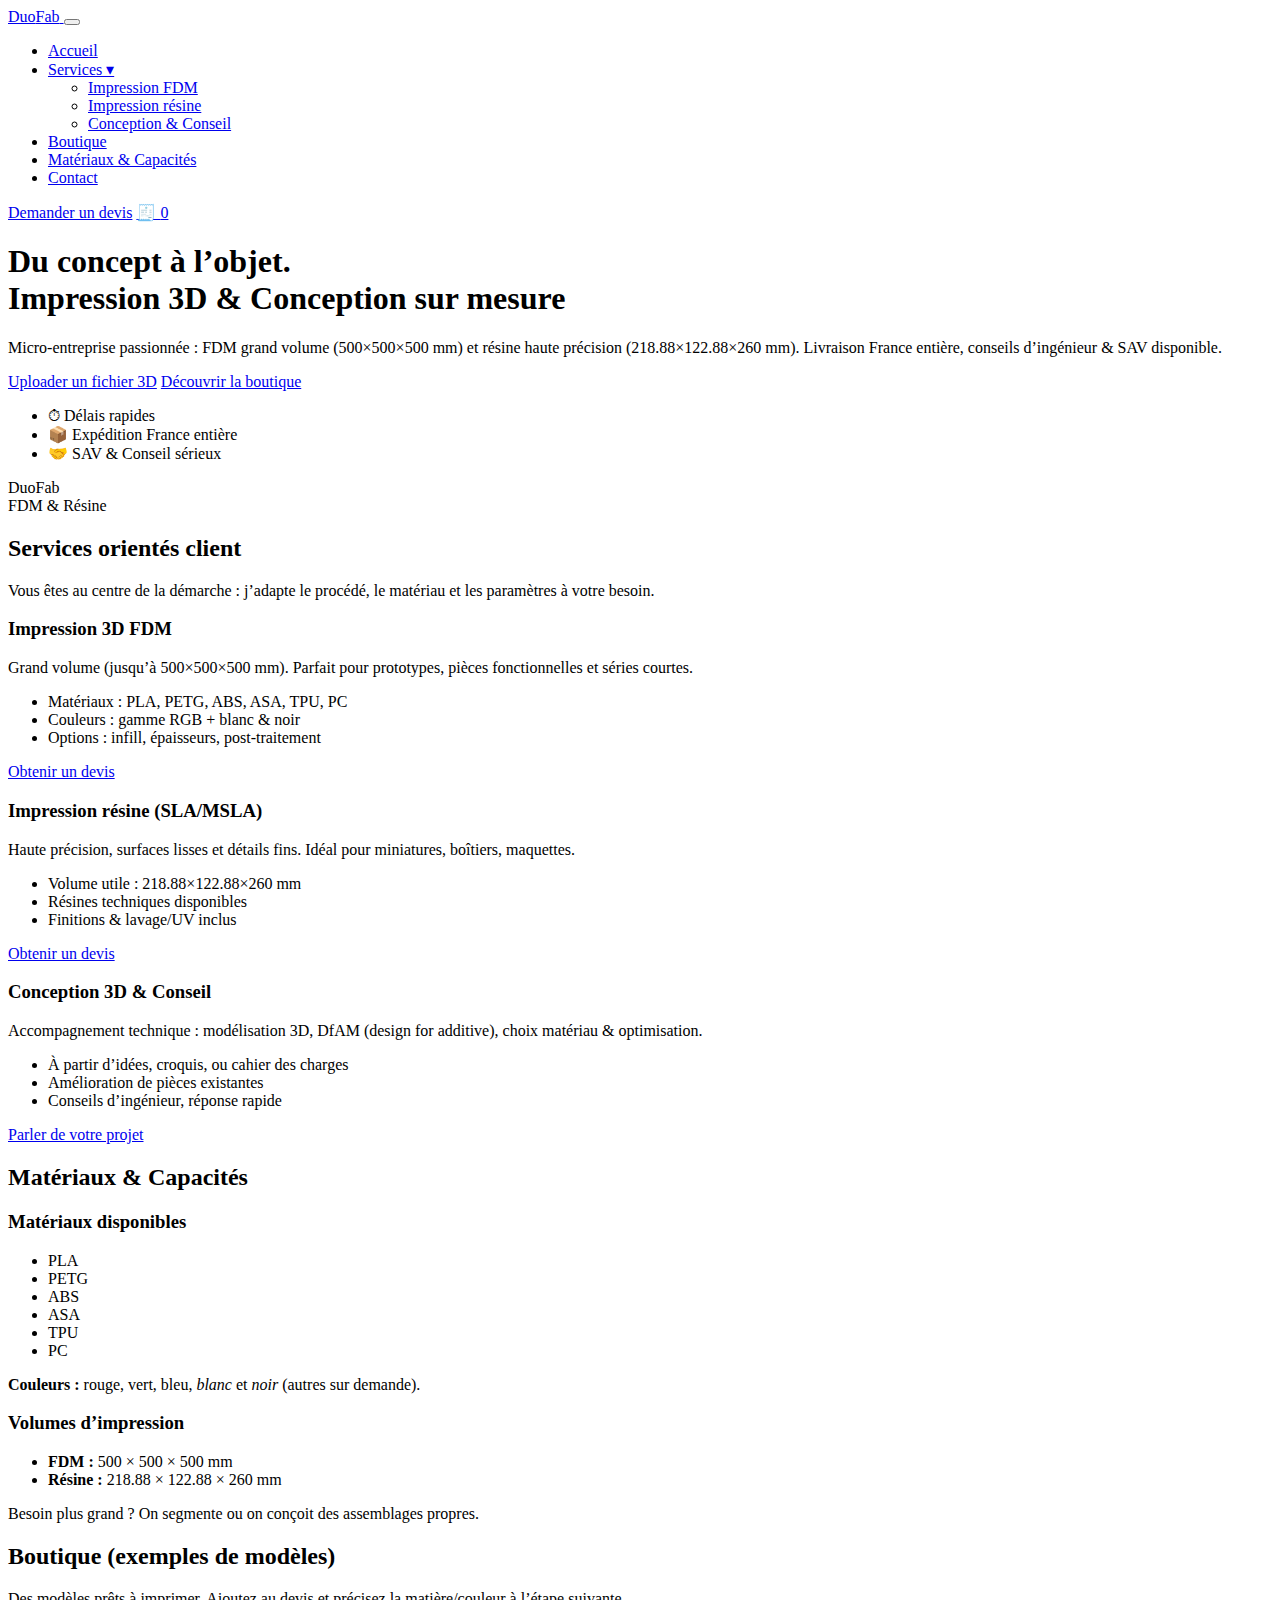
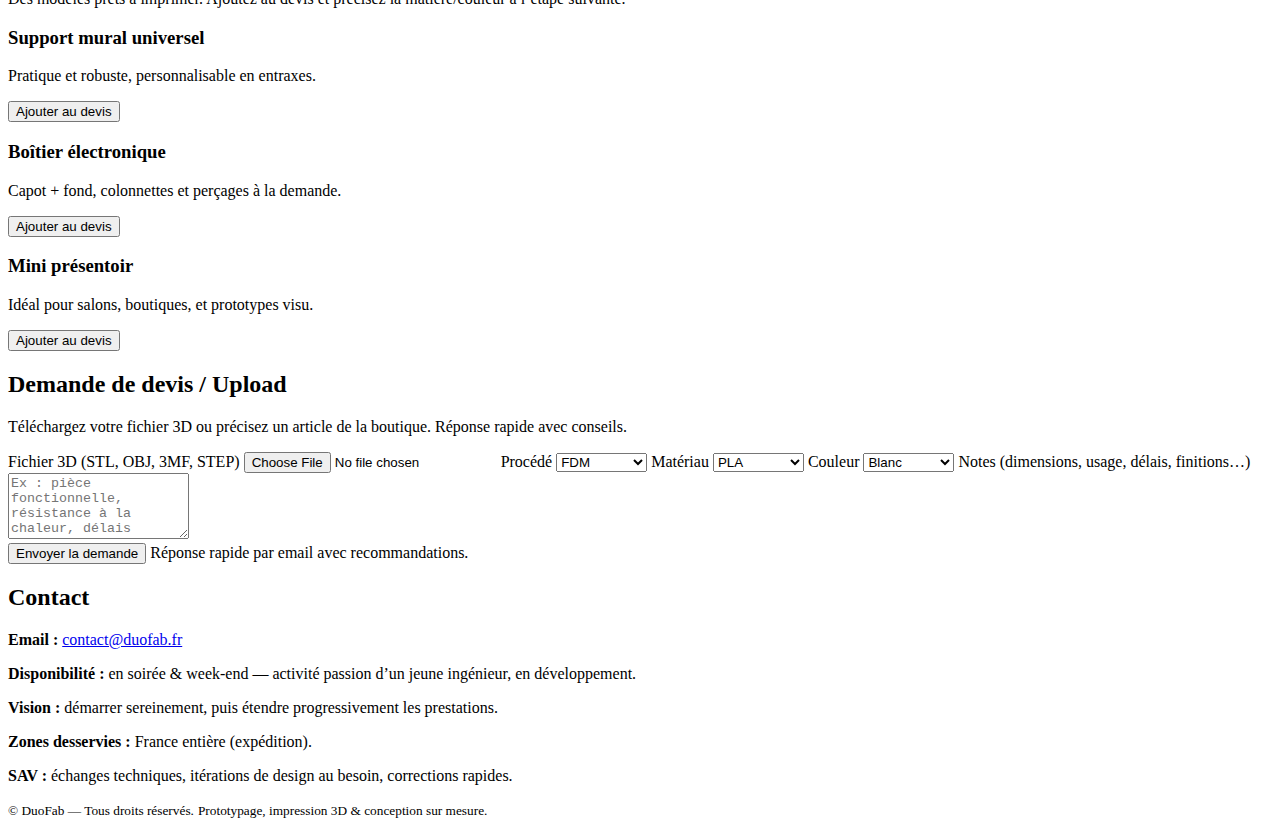
<file: index.html>
<!DOCTYPE html>
<html lang="fr">
<head>
  <meta charset="UTF-8" />
  <meta name="viewport" content="width=device-width, initial-scale=1" />
  <title>DuoFab — Impression 3D & Conception sur mesure</title>
  <meta name="description" content="DuoFab propose l'impression 3D FDM et résine, la conception 3D et le conseil technique. Devis rapide, expédition France entière, SAV sérieux." />
  <link rel="stylesheet" href="C:\Users\a712825\OneDrive - Norsk Hydro ASA\Bureau\PERSO\3D_BUSINESS\frontend\assets\css\style.css" />
  <link rel="icon" href="favicon.ico" />
</head>
<body>
  <!-- Header / Navigation -->
  <header class="site-header">
    <div class="container nav-wrap">
      <a class="brand" href="#accueil" aria-label="DuoFab - Accueil">
        <span class="brand-mark">Duo</span><span class="brand-mark alt">Fab</span>
      </a>

      <button class="burger" aria-label="Ouvrir le menu" aria-controls="mainnav" aria-expanded="false">
        <span></span><span></span><span></span>
      </button>

      <nav id="mainnav" class="nav">
        <ul>
          <li><a href="#accueil">Accueil</a></li>

          <li class="dropdown">
            <a href="#services" class="has-caret">Services ▾</a>
            <ul class="dropdown-content">
              <li><a href="#fdm">Impression FDM</a></li>
              <li><a href="#resine">Impression résine</a></li>
              <li><a href="#conception">Conception & Conseil</a></li>
            </ul>
          </li>

          <li><a href="#boutique">Boutique</a></li>
          <li><a href="#materiaux">Matériaux & Capacités</a></li>
          <li><a href="#contact">Contact</a></li>
        </ul>

        <a class="btn cta-small" href="#upload">Demander un devis</a>
        <a class="quote-badge" href="#upload" aria-label="Aller au devis">
          🧾 <span id="quoteCount">0</span>
        </a>
      </nav>
    </div>
  </header>

  <!-- Hero -->
  <section id="accueil" class="hero">
    <div class="container hero-inner">
      <div class="hero-text">
        <h1>Du concept à l’objet.<br><span class="highlight">Impression 3D & Conception sur mesure</span></h1>
        <p>Micro-entreprise passionnée : FDM grand volume (500×500×500 mm) et résine haute précision (218.88×122.88×260 mm). Livraison France entière, conseils d’ingénieur & SAV disponible.</p>
        <div class="hero-actions">
          <a href="#upload" class="btn cta">Uploader un fichier 3D</a>
          <a href="#boutique" class="btn ghost">Découvrir la boutique</a>
        </div>

        <ul class="badges">
          <li>⏱ Délais rapides</li>
          <li>📦 Expédition France entière</li>
          <li>🤝 SAV & Conseil sérieux</li>
        </ul>
      </div>
      <div class="hero-art" aria-hidden="true">
        <div class="printer-card">DuoFab<br/>FDM & Résine</div>
      </div>
    </div>
  </section>

  <!-- Services -->
  <section id="services" class="section">
    <div class="container">
      <h2 class="section-title">Services orientés client</h2>
      <p class="section-subtitle">Vous êtes au centre de la démarche : j’adapte le procédé, le matériau et les paramètres à votre besoin.</p>

      <div class="grid cards">
        <article id="fdm" class="card">
          <h3>Impression 3D FDM</h3>
          <p>Grand volume (jusqu’à 500×500×500 mm). Parfait pour prototypes, pièces fonctionnelles et séries courtes.</p>
          <ul class="list">
            <li>Matériaux : PLA, PETG, ABS, ASA, TPU, PC</li>
            <li>Couleurs : gamme RGB + blanc & noir</li>
            <li>Options : infill, épaisseurs, post-traitement</li>
          </ul>
          <a href="#upload" class="btn small">Obtenir un devis</a>
        </article>

        <article id="resine" class="card">
          <h3>Impression résine (SLA/MSLA)</h3>
          <p>Haute précision, surfaces lisses et détails fins. Idéal pour miniatures, boîtiers, maquettes.</p>
          <ul class="list">
            <li>Volume utile : 218.88×122.88×260 mm</li>
            <li>Résines techniques disponibles</li>
            <li>Finitions & lavage/UV inclus</li>
          </ul>
          <a href="#upload" class="btn small">Obtenir un devis</a>
        </article>

        <article id="conception" class="card">
          <h3>Conception 3D & Conseil</h3>
          <p>Accompagnement technique : modélisation 3D, DfAM (design for additive), choix matériau & optimisation.</p>
          <ul class="list">
            <li>À partir d’idées, croquis, ou cahier des charges</li>
            <li>Amélioration de pièces existantes</li>
            <li>Conseils d’ingénieur, réponse rapide</li>
          </ul>
          <a href="#contact" class="btn small">Parler de votre projet</a>
        </article>
      </div>
    </div>
  </section>

  <!-- Matériaux & Capacités -->
  <section id="materiaux" class="section alt">
    <div class="container">
      <h2 class="section-title">Matériaux & Capacités</h2>

      <div class="grid two-col">
        <div class="block">
          <h3>Matériaux disponibles</h3>
          <ul class="pill-list">
            <li>PLA</li><li>PETG</li><li>ABS</li><li>ASA</li><li>TPU</li><li>PC</li>
          </ul>
          <p><strong>Couleurs :</strong> rouge, vert, bleu, <em>blanc</em> et <em>noir</em> (autres sur demande).</p>
        </div>

        <div class="block">
          <h3>Volumes d’impression</h3>
          <ul class="list">
            <li><strong>FDM :</strong> 500 × 500 × 500 mm</li>
            <li><strong>Résine :</strong> 218.88 × 122.88 × 260 mm</li>
          </ul>
          <p>Besoin plus grand ? On segmente ou on conçoit des assemblages propres.</p>
        </div>
      </div>
    </div>
  </section>

  <!-- Boutique (exemples) -->
  <section id="boutique" class="section">
    <div class="container">
      <h2 class="section-title">Boutique (exemples de modèles)</h2>
      <p class="section-subtitle">Des modèles prêts à imprimer. Ajoutez au devis et précisez la matière/couleur à l’étape suivante.</p>

      <div class="grid cards">
        <article class="card product" data-sku="DF-001">
          <div class="product-media" aria-hidden="true"></div>
          <h3>Support mural universel</h3>
          <p>Pratique et robuste, personnalisable en entraxes.</p>
          <button class="btn small add-to-quote" data-sku="DF-001">Ajouter au devis</button>
        </article>

        <article class="card product" data-sku="DF-002">
          <div class="product-media" aria-hidden="true"></div>
          <h3>Boîtier électronique</h3>
          <p>Capot + fond, colonnettes et perçages à la demande.</p>
          <button class="btn small add-to-quote" data-sku="DF-002">Ajouter au devis</button>
        </article>

        <article class="card product" data-sku="DF-003">
          <div class="product-media" aria-hidden="true"></div>
          <h3>Mini présentoir</h3>
          <p>Idéal pour salons, boutiques, et prototypes visu.</p>
          <button class="btn small add-to-quote" data-sku="DF-003">Ajouter au devis</button>
        </article>
      </div>
    </div>
  </section>

  <!-- Upload / Devis -->
  <section id="upload" class="section alt">
    <div class="container">
      <h2 class="section-title">Demande de devis / Upload</h2>
      <p class="section-subtitle">Téléchargez votre fichier 3D ou précisez un article de la boutique. Réponse rapide avec conseils.</p>

      <form id="quoteForm" class="quote-form">
        <div class="form-grid">
          <label class="field">
            <span>Fichier 3D (STL, OBJ, 3MF, STEP)</span>
            <input type="file" name="file" accept=".stl,.obj,.3mf,.step,.stp" />
          </label>

          <label class="field">
            <span>Procédé</span>
            <select name="process" required>
              <option value="FDM">FDM</option>
              <option value="RESINE">Résine</option>
              <option value="A_CONSEILLER">À conseiller</option>
            </select>
          </label>

          <label class="field">
            <span>Matériau</span>
            <select name="material" required>
              <option value="PLA">PLA</option>
              <option value="PETG">PETG</option>
              <option value="ABS">ABS</option>
              <option value="ASA">ASA</option>
              <option value="TPU">TPU (flex)</option>
              <option value="PC">PC</option>
              <option value="A_CONSEILLER">À conseiller</option>
            </select>
          </label>

          <label class="field">
            <span>Couleur</span>
            <select name="color" required>
              <option value="Blanc">Blanc</option>
              <option value="Noir">Noir</option>
              <option value="Rouge">Rouge</option>
              <option value="Vert">Vert</option>
              <option value="Bleu">Bleu</option>
              <option value="A_CONSEILLER">À conseiller</option>
            </select>
          </label>

          <label class="field wide">
            <span>Notes (dimensions, usage, délais, finitions…)</span>
            <textarea name="notes" rows="4" placeholder="Ex : pièce fonctionnelle, résistance à la chaleur, délais souhaité…"></textarea>
          </label>
        </div>

        <div class="form-actions">
          <button type="submit" class="btn cta">Envoyer la demande</button>
          <span class="muted">Réponse rapide par email avec recommandations.</span>
        </div>
      </form>

      <div id="toast" class="toast" role="status" aria-live="polite"></div>
    </div>
  </section>

  <!-- Contact -->
  <section id="contact" class="section">
    <div class="container">
      <h2 class="section-title">Contact</h2>
      <div class="grid two-col">
        <div>
          <p><strong>Email :</strong> <a href="mailto:contact@duofab.fr">contact@duofab.fr</a></p>
          <p><strong>Disponibilité :</strong> en soirée & week-end — activité passion d’un jeune ingénieur, en développement.</p>
          <p><strong>Vision :</strong> démarrer sereinement, puis étendre progressivement les prestations.</p>
        </div>
        <div>
          <p><strong>Zones desservies :</strong> France entière (expédition).</p>
          <p><strong>SAV :</strong> échanges techniques, itérations de design au besoin, corrections rapides.</p>
        </div>
      </div>
    </div>
  </section>

  <footer class="site-footer">
    <div class="container foot">
      <small>© <span id="year"></span> DuoFab — Tous droits réservés.</small>
      <small>Prototypage, impression 3D & conception sur mesure.</small>
    </div>
  </footer>

  <script src="C:\Users\a712825\OneDrive - Norsk Hydro ASA\Bureau\PERSO\3D_BUSINESS\frontend\assets\js\app.js"></script>
</body>
</html>
</file>
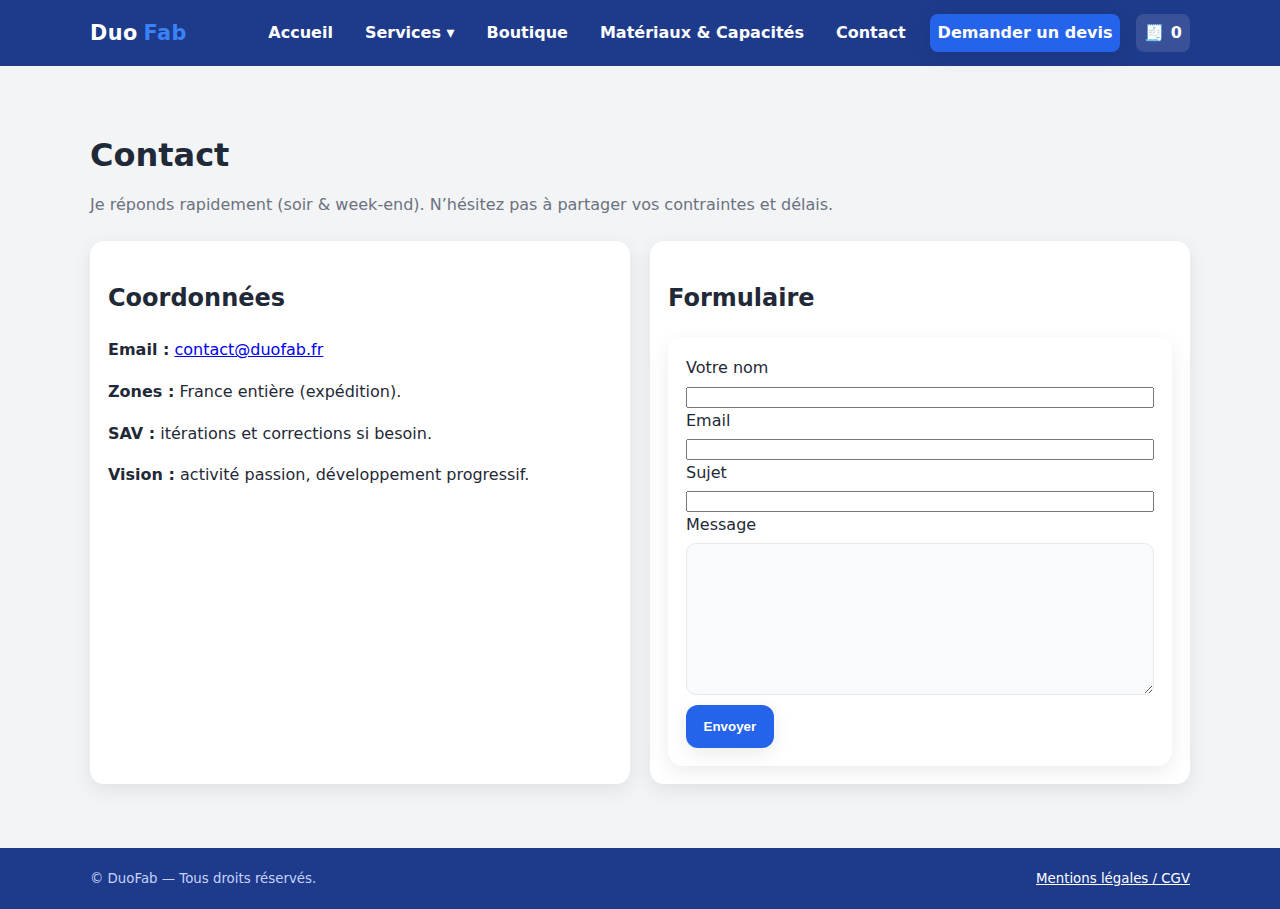
<file: contact.html>
<!-- contact.html test -->
<!DOCTYPE html>
<html lang="fr">
<head>
  <meta charset="UTF-8" />
  <meta name="viewport" content="width=device-width, initial-scale=1" />
  <title>Contact — DuoFab</title>
  <meta name="description" content="Contactez DuoFab pour vos projets d'impression 3D, conception et prototypage." />
  <link rel="stylesheet" href="assets/css/style.css" />
  <link rel="icon" href="favicon.ico" />
</head>
<body>
  <header class="site-header">
    <div class="container nav-wrap">
      <a class="brand" href="index.html"><span class="brand-mark">Duo</span><span class="brand-mark alt">Fab</span></a>
      <button class="burger" aria-label="Ouvrir le menu" aria-controls="mainnav" aria-expanded="false"><span></span><span></span><span></span></button>
      <nav id="mainnav" class="nav">
        <ul>
          <li><a href="index.html">Accueil</a></li>
          <li class="dropdown">
            <a href="services.html" class="has-caret">Services ▾</a>
            <ul class="dropdown-content">
              <li><a href="services.html#fdm">Impression FDM</a></li>
              <li><a href="services.html#resine">Impression résine</a></li>
              <li><a href="services.html#conception">Conception & Conseil</a></li>
            </ul>
          </li>
          <li><a href="boutique.html">Boutique</a></li>
          <li><a href="services.html#capacites">Matériaux & Capacités</a></li>
          <li><a href="contact.html">Contact</a></li>
        </ul>
        <a class="btn cta-small" href="index.html#upload">Demander un devis</a>
        <a class="quote-badge" href="index.html#upload">🧾 <span id="quoteCount">0</span></a>
      </nav>
    </div>
  </header>

  <section class="section">
    <div class="container">
      <h1 class="section-title">Contact</h1>
      <p class="section-subtitle">Je réponds rapidement (soir & week-end). N’hésitez pas à partager vos contraintes et délais.</p>

      <div class="grid two-col">
        <div class="card">
          <h2>Coordonnées</h2>
          <p><strong>Email :</strong> <a href="mailto:contact@duofab.fr">contact@duofab.fr</a></p>
          <p><strong>Zones :</strong> France entière (expédition).</p>
          <p><strong>SAV :</strong> itérations et corrections si besoin.</p>
          <p><strong>Vision :</strong> activité passion, développement progressif.</p>
        </div>
        <div class="card">
          <h2>Formulaire</h2>
          <form id="contactForm" class="quote-form">
            <label class="field"><span>Votre nom</span><input type="text" name="name" required /></label>
            <label class="field"><span>Email</span><input type="email" name="email" required /></label>
            <label class="field"><span>Sujet</span><input type="text" name="subject" required /></label>
            <label class="field"><span>Message</span><textarea name="message" rows="5" required></textarea></label>
            <div class="form-actions"><button type="submit" class="btn">Envoyer</button></div>
          </form>
          <div id="toast" class="toast" role="status" aria-live="polite"></div>
        </div>
      </div>
    </div>
  </section>

  <footer class="site-footer">
    <div class="container foot">
      <small>© <span id="year"></span> DuoFab — Tous droits réservés.</small>
      <small><a href="mentions.html">Mentions légales / CGV</a></small>
    </div>
  </footer>

  <script src="assets/js/app.js" defer></script>
  <script>
    // mini handler local (optionnel, sinon déplacer dans app.js)
    const form = document.getElementById('contactForm');
    form?.addEventListener('submit', (e) => {
      e.preventDefault();
      const data = Object.fromEntries(new FormData(form).entries());
      localStorage.setItem('duofab_last_contact', JSON.stringify(data));
      form.reset();
      const t = document.getElementById('toast');
      t.textContent = "Message bien enregistré. Je reviens vers vous rapidement.";
      t.classList.add('show');
      setTimeout(()=>t.classList.remove('show'), 2600);
    });
  </script>
</body>
</html>
</file>
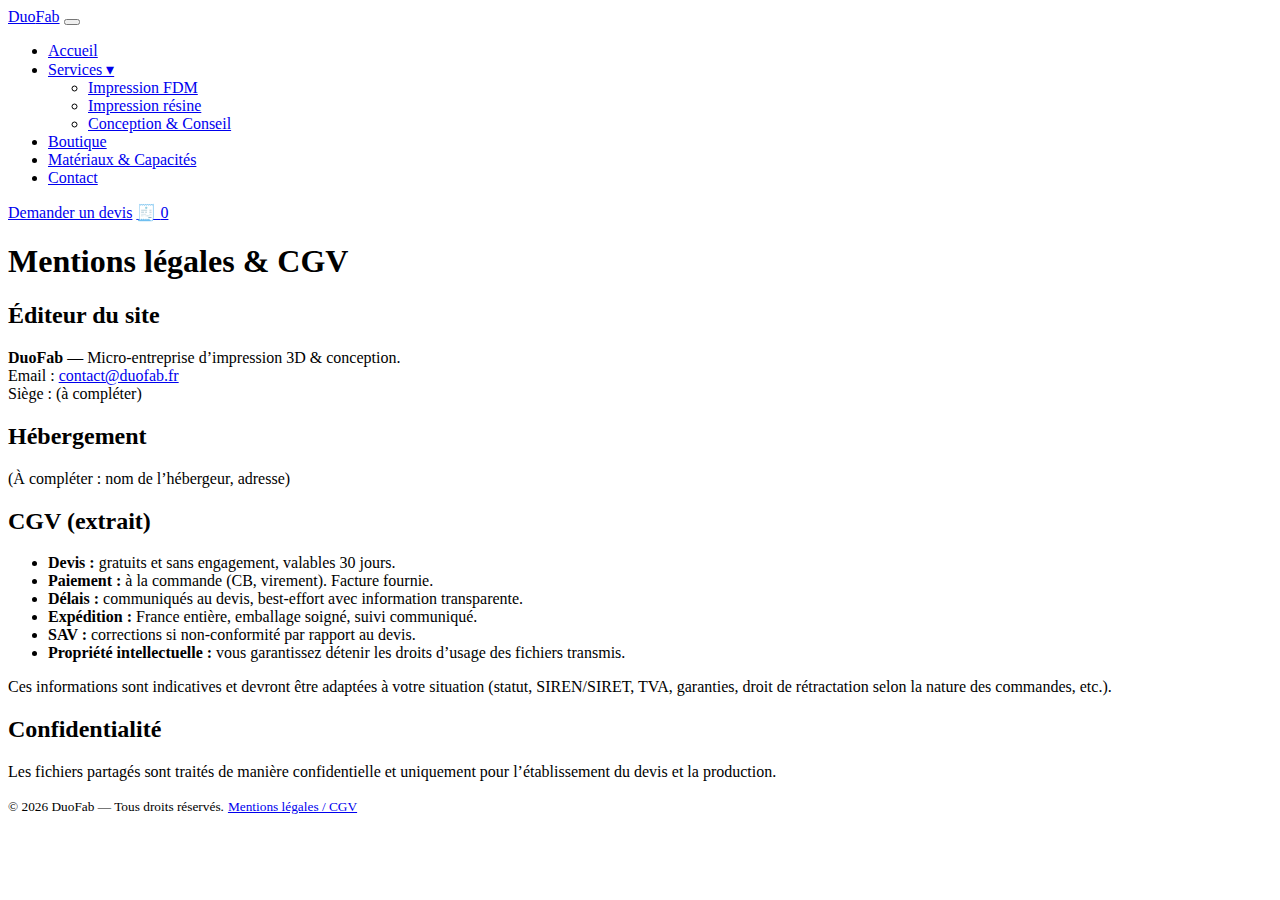
<file: mentions.html>
<!-- mentions.html -->
<!DOCTYPE html>
<html lang="fr">
<head>
<meta charset="UTF-8" />
<meta name="viewport" content="width=device-width, initial-scale=1" />
<title>Mentions légales & CGV — DuoFab</title>
<meta name="description" content="Mentions légales, politique de confidentialité et conditions générales de vente de DuoFab." />
<link rel="stylesheet" href="C:\Users\a712825\OneDrive - Norsk Hydro ASA\Bureau\PERSO\3D_BUSINESS\frontend\assets\css\style.css" />
<link rel="icon" href="favicon.ico" />
</head>
<body>
<header class="site-header">
<div class="container nav-wrap">
<a class="brand" href="index.html"><span class="brand-mark">Duo</span><span class="brand-mark alt">Fab</span></a>
<button class="burger" aria-label="Ouvrir le menu" aria-controls="mainnav" aria-expanded="false"><span></span><span></span><span></span></button>
<nav id="mainnav" class="nav">
<ul>
<li><a href="index.html">Accueil</a></li>
<li class="dropdown">
<a href="services.html" class="has-caret">Services ▾</a>
<ul class="dropdown-content">
<li><a href="services.html#fdm">Impression FDM</a></li>
<li><a href="services.html#resine">Impression résine</a></li>
<li><a href="services.html#conception">Conception & Conseil</a></li>
</ul>
</li>
<li><a href="boutique.html">Boutique</a></li>
<li><a href="services.html#capacites">Matériaux & Capacités</a></li>
<li><a href="contact.html">Contact</a></li>
</ul>
<a class="btn cta-small" href="index.html#upload">Demander un devis</a>
<a class="quote-badge" href="index.html#upload">🧾 <span id="quoteCount">0</span></a>
</nav>
</div>
</header>


<section class="section">
<div class="container">
<h1 class="section-title">Mentions légales & CGV</h1>


<div class="card">
<h2>Éditeur du site</h2>
<p><strong>DuoFab</strong> — Micro-entreprise d’impression 3D & conception.<br>
Email : <a href="mailto:contact@duofab.fr">contact@duofab.fr</a><br>
Siège : (à compléter)</p>
</div>


<div class="card">
<h2>Hébergement</h2>
<p>(À compléter : nom de l’hébergeur, adresse)</p>
</div>


<div class="card">
<h2>CGV (extrait)</h2>
<ul class="list">
<li><strong>Devis :</strong> gratuits et sans engagement, valables 30 jours.</li>
<li><strong>Paiement :</strong> à la commande (CB, virement). Facture fournie.</li>
<li><strong>Délais :</strong> communiqués au devis, best-effort avec information transparente.</li>
<li><strong>Expédition :</strong> France entière, emballage soigné, suivi communiqué.</li>
<li><strong>SAV :</strong> corrections si non-conformité par rapport au devis.</li>
<li><strong>Propriété intellectuelle :</strong> vous garantissez détenir les droits d’usage des fichiers transmis.</li>
</ul>
<p class="muted">Ces informations sont indicatives et devront être adaptées à votre situation (statut, SIREN/SIRET, TVA, garanties, droit de rétractation selon la nature des commandes, etc.).</p>
</div>


<div class="card">
<h2>Confidentialité</h2>
<p>Les fichiers partagés sont traités de manière confidentielle et uniquement pour l’établissement du devis et la production.</p>
</div>
</div>
</section>


<footer class="site-footer">
<div class="container foot">
<small>© <span id="year"></span> DuoFab — Tous droits réservés.</small>
<small><a href="mentions.html">Mentions légales / CGV</a></small>
</div>
</footer>


<script src="assets/js/app.js" defer></script>
</body>
</html>
</file>
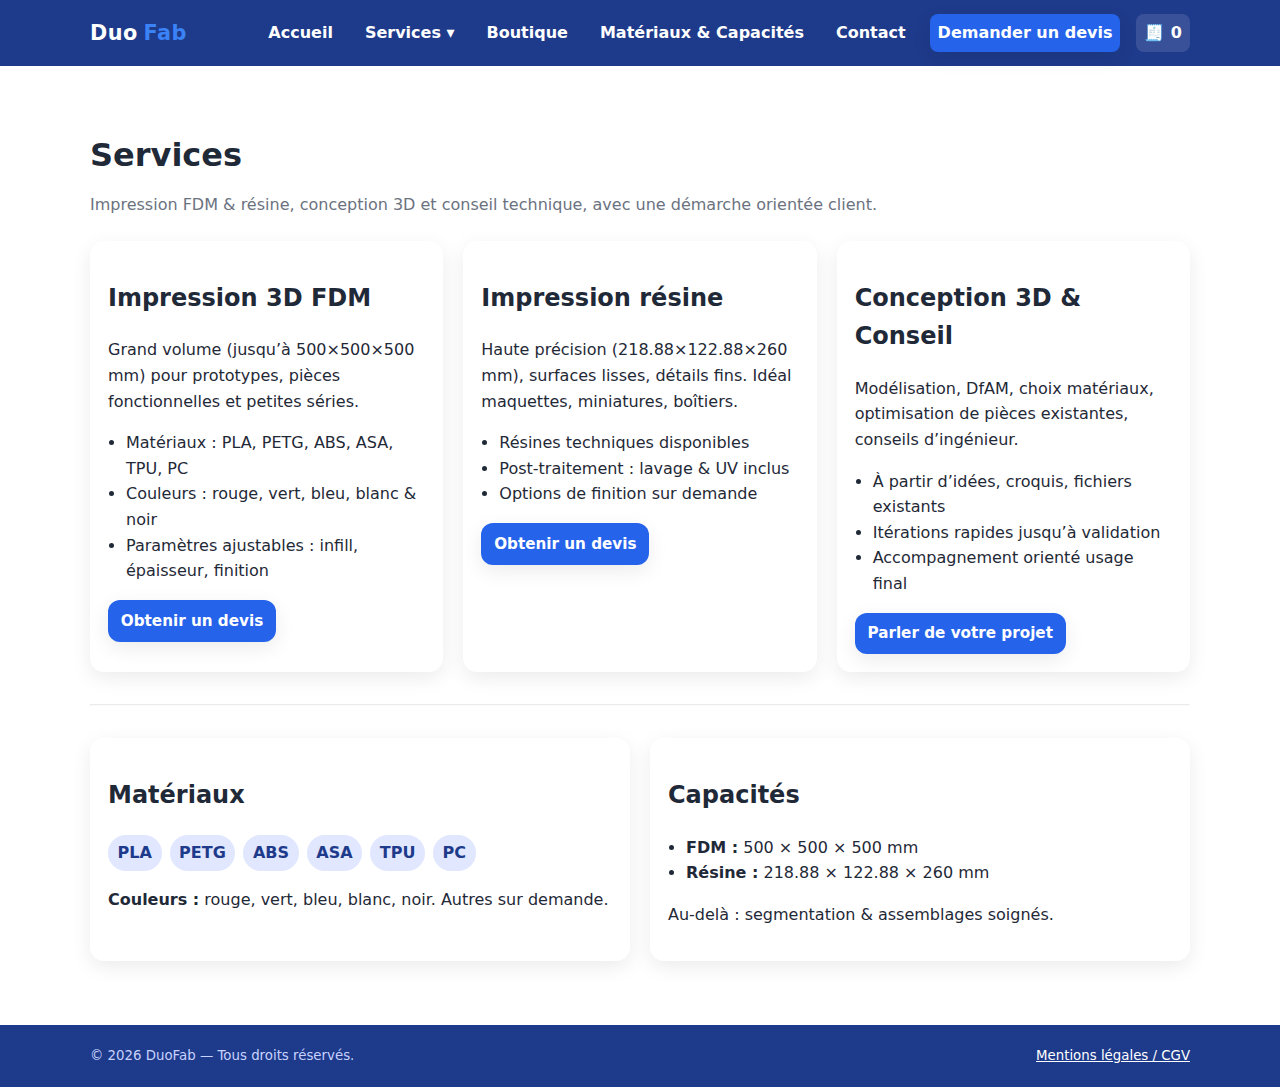
<file: services.html>
<!-- services.html -->
<!DOCTYPE html>
<html lang="fr">
<head>
  <meta charset="UTF-8" />
  <meta name="viewport" content="width=device-width, initial-scale=1" />
  <title>Services — DuoFab</title>
  <meta name="description" content="Impression 3D FDM et résine, conception 3D et conseil technique chez DuoFab." />
  <link rel="stylesheet" href="assets/css/style.css" />
  <link rel="icon" href="favicon.ico" />
</head>
<body>
  <header class="site-header">
    <div class="container nav-wrap">
      <a class="brand" href="index.html" aria-label="DuoFab - Accueil">
        <span class="brand-mark">Duo</span><span class="brand-mark alt">Fab</span>
      </a>
      <button class="burger" aria-label="Ouvrir le menu" aria-controls="mainnav" aria-expanded="false"><span></span><span></span><span></span></button>
      <nav id="mainnav" class="nav">
        <ul>
          <li><a href="index.html">Accueil</a></li>
          <li class="dropdown">
            <a href="services.html" class="has-caret">Services ▾</a>
            <ul class="dropdown-content">
              <li><a href="#fdm">Impression FDM</a></li>
              <li><a href="#resine">Impression résine</a></li>
              <li><a href="#conception">Conception & Conseil</a></li>
            </ul>
          </li>
          <li><a href="boutique.html">Boutique</a></li>
          <li><a href="services.html#capacites">Matériaux & Capacités</a></li>
          <li><a href="contact.html">Contact</a></li>
        </ul>
        <a class="btn cta-small" href="index.html#upload">Demander un devis</a>
        <a class="quote-badge" href="index.html#upload">🧾 <span id="quoteCount">0</span></a>
      </nav>
    </div>
  </header>

  <section class="section alt">
    <div class="container">
      <h1 class="section-title">Services</h1>
      <p class="section-subtitle">Impression FDM & résine, conception 3D et conseil technique, avec une démarche orientée client.</p>

      <div class="grid cards">
        <article id="fdm" class="card">
          <h2>Impression 3D FDM</h2>
          <p>Grand volume (jusqu’à 500×500×500 mm) pour prototypes, pièces fonctionnelles et petites séries.</p>
          <ul class="list">
            <li>Matériaux : PLA, PETG, ABS, ASA, TPU, PC</li>
            <li>Couleurs : rouge, vert, bleu, blanc & noir</li>
            <li>Paramètres ajustables : infill, épaisseur, finition</li>
          </ul>
          <a href="index.html#upload" class="btn small">Obtenir un devis</a>
        </article>

        <article id="resine" class="card">
          <h2>Impression résine</h2>
          <p>Haute précision (218.88×122.88×260 mm), surfaces lisses, détails fins. Idéal maquettes, miniatures, boîtiers.</p>
          <ul class="list">
            <li>Résines techniques disponibles</li>
            <li>Post-traitement : lavage & UV inclus</li>
            <li>Options de finition sur demande</li>
          </ul>
          <a href="index.html#upload" class="btn small">Obtenir un devis</a>
        </article>

        <article id="conception" class="card">
          <h2>Conception 3D & Conseil</h2>
          <p>Modélisation, DfAM, choix matériaux, optimisation de pièces existantes, conseils d’ingénieur.</p>
          <ul class="list">
            <li>À partir d’idées, croquis, fichiers existants</li>
            <li>Itérations rapides jusqu’à validation</li>
            <li>Accompagnement orienté usage final</li>
          </ul>
          <a href="contact.html" class="btn small">Parler de votre projet</a>
        </article>
      </div>

      <hr style="margin:32px 0; opacity:.2">

      <div id="capacites" class="grid two-col">
        <div class="card">
          <h2>Matériaux</h2>
          <ul class="pill-list">
            <li>PLA</li><li>PETG</li><li>ABS</li><li>ASA</li><li>TPU</li><li>PC</li>
          </ul>
          <p><strong>Couleurs :</strong> rouge, vert, bleu, blanc, noir. Autres sur demande.</p>
        </div>
        <div class="card">
          <h2>Capacités</h2>
          <ul class="list">
            <li><strong>FDM :</strong> 500 × 500 × 500 mm</li>
            <li><strong>Résine :</strong> 218.88 × 122.88 × 260 mm</li>
          </ul>
          <p>Au-delà : segmentation & assemblages soignés.</p>
        </div>
      </div>
    </div>
  </section>

  <footer class="site-footer">
    <div class="container foot">
      <small>© <span id="year"></span> DuoFab — Tous droits réservés.</small>
      <small><a href="mentions.html">Mentions légales / CGV</a></small>
    </div>
  </footer>

  <script src="assets/js/app.js" defer></script>
</body>
</html>
</file>
<file: assets/css/style.css>
/* === Base / Theme === */
:root{
  --blue-900:#1e3a8a;
  --blue-600:#2563eb;
  --blue-500:#3b82f6;
  --blue-100:#e0e7ff;
  --bg:#f3f4f6;
  --text:#1f2937;
  --muted:#6b7280;
  --white:#ffffff;
  --shadow:0 6px 20px rgba(0,0,0,.08);
  --radius:14px;
}

*{box-sizing:border-box}
html,body{margin:0;padding:0}
body{
  font-family: system-ui,-apple-system,Segoe UI,Roboto,Ubuntu,Cantarell,"Helvetica Neue",Arial,"Noto Sans",sans-serif;
  color:var(--text); background:var(--bg); line-height:1.6;
}

.container{width:min(1100px,90vw); margin-inline:auto}

/* === Header / Nav === */
.site-header{background:var(--blue-900); color:var(--white); position:sticky; top:0; z-index:1000}
.nav-wrap{display:flex; align-items:center; justify-content:space-between; padding:14px 0}

.brand{display:flex; align-items:center; gap:.35rem; font-weight:800; text-decoration:none; color:#fff; font-size:1.3rem}
.brand-mark{letter-spacing:.5px}
.brand-mark.alt{color:var(--blue-500)}

.burger{display:none; background:none;border:0; cursor:pointer}
.burger span{display:block; width:24px; height:2px; background:#fff; margin:5px 0; transition:transform .2s ease}

.nav{display:flex; align-items:center; gap:1rem}
.nav ul{display:flex; list-style:none; margin:0; padding:0; gap:1rem}
.nav a{color:#fff; text-decoration:none; font-weight:600; padding:.4rem .5rem; border-radius:8px}
.nav a:hover{background:rgba(255,255,255,.12)}

.cta-small{background:var(--blue-500); padding:.5rem .8rem}
.cta-small:hover{background:var(--blue-600)}

.quote-badge{display:inline-flex; align-items:center; gap:.4rem; font-weight:700; padding:.3rem .6rem; background:rgba(255,255,255,.12); border-radius:999px; text-decoration:none; color:#fff}

/* Dropdown */
.dropdown{position:relative}
.dropdown-content{
  display:none; position:absolute; top:100%; left:0; min-width:220px;
  background:var(--blue-900); border-radius:12px; padding:.4rem; box-shadow:var(--shadow)
}
.dropdown-content li{border-bottom:1px solid rgba(255,255,255,.12)}
.dropdown-content li:last-child{border-bottom:none}
.dropdown-content a{display:block; padding:.6rem .7rem; border-radius:8px}
.dropdown-content a:hover{background:rgba(255,255,255,.12)}
.dropdown:hover .dropdown-content{display:block}

/* === Hero === */
.hero{background:linear-gradient(180deg, #f8faff 0%, #eef2ff 100%); padding:64px 0}
.hero-inner{display:grid; grid-template-columns:1.2fr .8fr; gap:40px; align-items:center}
.hero h1{font-size:clamp(1.9rem,3vw,2.6rem); margin:0 0 10px}
.highlight{color:var(--blue-900)}
.hero p{color:#374151; margin:0 0 16px}

.hero-actions{display:flex; gap:12px; margin:16px 0 0}
.btn{display:inline-block; border:0; background:var(--blue-600); color:#fff; padding:.85rem 1.1rem; border-radius:12px; font-weight:700; text-decoration:none; box-shadow:var(--shadow); cursor:pointer}
.btn:hover{background:#1d4ed8}
.btn.ghost{background:#fff; color:var(--blue-900); border:2px solid var(--blue-100)}
.btn.small{padding:.55rem .8rem; font-size:.95rem}
.cta{background:var(--blue-500)}

.badges{display:flex; gap:14px; padding:0; margin:18px 0 0; list-style:none; flex-wrap:wrap}
.badges li{background:#fff; padding:.45rem .7rem; border-radius:999px; box-shadow:var(--shadow); color:#111827; font-weight:600}

.hero-art{display:grid; place-items:center}
.printer-card{
  width:100%; aspect-ratio:4/3; border-radius:24px; background:conic-gradient(from 180deg, #dbeafe, #bfdbfe, #93c5fd, #dbeafe);
  box-shadow:var(--shadow); display:grid; place-items:center; font-weight:800; color:#0f172a; text-align:center
}

/* === Sections === */
.section{padding:64px 0}
.section.alt{background:#fff}
.section-title{font-size:clamp(1.4rem,2.5vw,2rem); margin:0 0 10px}
.section-subtitle{color:var(--muted); margin:0 0 24px}

.grid{display:grid; gap:20px}
.grid.cards{grid-template-columns:repeat(3,1fr)}
.grid.two-col{grid-template-columns:repeat(2,1fr)}

.card{
  background:#fff; border-radius:var(--radius); padding:18px; box-shadow:var(--shadow)
}
.card h3{margin:0 0 8px}
.list{padding-left:18px; margin:.2rem 0 1rem}
.pill-list{display:flex; gap:8px; list-style:none; padding:0; margin:.4rem 0 1rem; flex-wrap:wrap}
.pill-list li{background:var(--blue-100); color:var(--blue-900); padding:.35rem .6rem; border-radius:999px; font-weight:700}

/* Products */
.product-media{background:linear-gradient(135deg,#e5e7eb,#f9fafb); border-radius:12px; aspect-ratio:16/9; margin-bottom:.7rem}

/* Upload form */
.quote-form{background:#fff; padding:18px; border-radius:var(--radius); box-shadow:var(--shadow)}
.form-grid{display:grid; gap:14px; grid-template-columns:repeat(2,1fr)}
.field{display:flex; flex-direction:column; gap:.35rem}
.field.wide{grid-column:1/-1}
input[type="file"], select, textarea{
  width:100%; border:1px solid #e5e7eb; border-radius:10px; padding:.7rem; font:inherit; background:#f9fafb
}
textarea{resize:vertical}
.form-actions{display:flex; align-items:center; gap:12px; margin-top:10px}
.muted{color:var(--muted)}

/* Toast */
.toast{
  position:fixed; right:20px; bottom:20px; background:#111827; color:#fff; padding:.8rem 1rem; border-radius:12px; box-shadow:var(--shadow);
  opacity:0; transform:translateY(10px); transition:all .25s ease; pointer-events:none; max-width:min(360px,90vw)
}
.toast.show{opacity:1; transform:translateY(0)}

/* Footer */
.site-footer{background:var(--blue-900); color:#c7d2fe; padding:20px 0}
.foot{display:flex; justify-content:space-between; align-items:center; gap:12px; flex-wrap:wrap}
.foot a{color:#fff}

/* === Responsive === */
@media (max-width: 920px){
  .grid.cards{grid-template-columns:1fr 1fr}
  .hero-inner{grid-template-columns:1fr}
}
@media (max-width: 680px){
  .grid.cards, .grid.two-col{grid-template-columns:1fr}
  .form-grid{grid-template-columns:1fr}
  .burger{display:inline-block}
  .nav{position:fixed; inset:64px 0 auto 0; background:var(--blue-900); padding:14px 20px; display:none; flex-direction:column; gap:10px}
  .nav.open{display:flex}
  .nav ul{flex-direction:column; gap:0}
  .dropdown-content{position:static; display:none; padding:.3rem; background:rgba(255,255,255,.08)}
  .dropdown.open .dropdown-content{display:block}
}
/* --- Fix dropdown desktop: fermé par défaut --- */
@media (min-width: 681px){
  .dropdown .dropdown-content{ display: none !important; }
  .dropdown:hover .dropdown-content,
  .dropdown:focus-within .dropdown-content{ display: block !important; }
}
</file>
